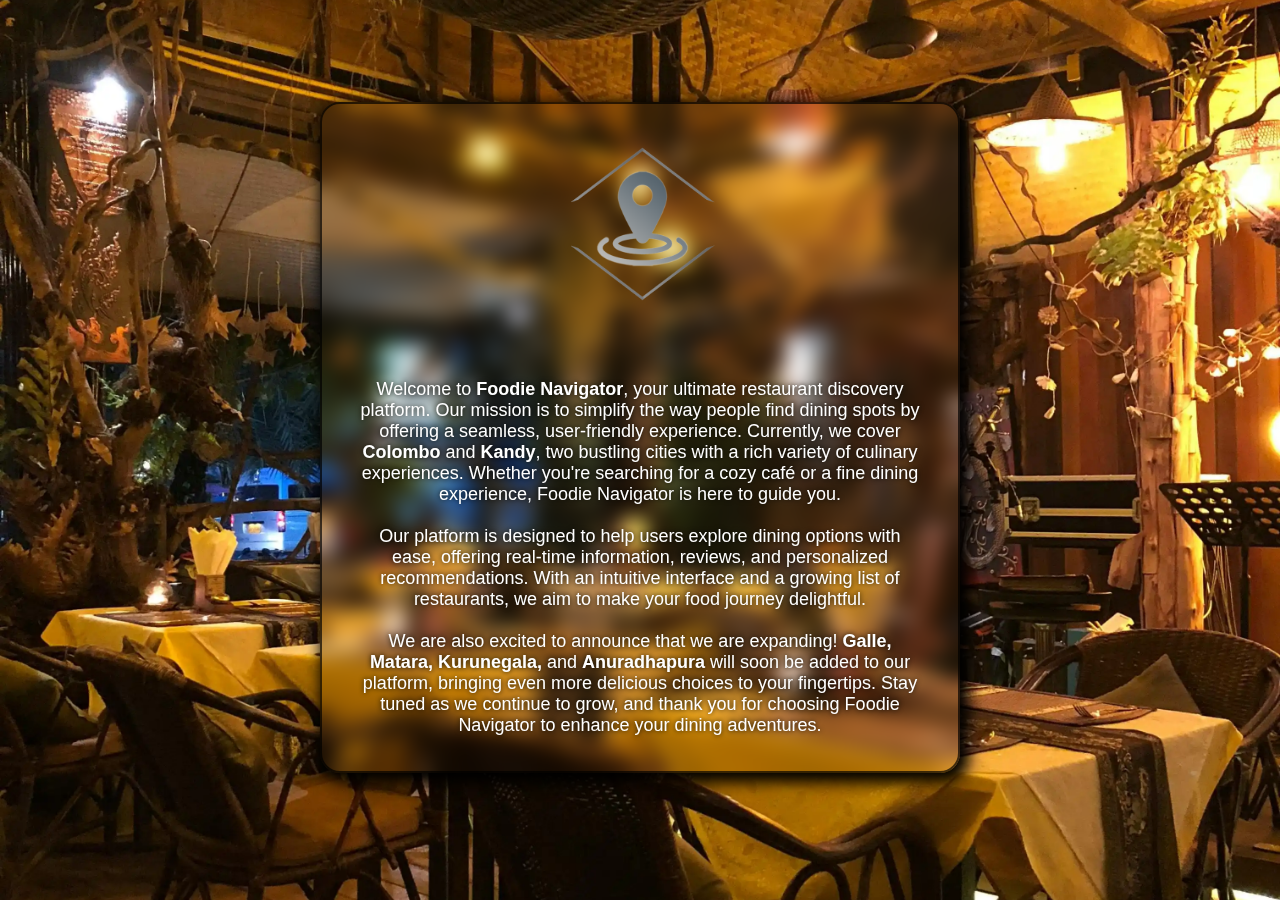
<file: Project/about-us.html>
<!DOCTYPE html>
<html lang="en">
  <head>
    <meta charset="UTF-8" />
    <meta name="viewport" content="width=device-width, initial-scale=1.0" />
    <title>About Us</title>
    <link rel="icon" type="image/x-icon" href="images/favicon.ico">
    <link rel="stylesheet" href="style.css" />
    <link
      rel="stylesheet"
      href="https://cdnjs.cloudflare.com/ajax/libs/font-awesome/6.0.0/css/all.min.css"
    />
  </head>
  <body class="background">
    <div class="container-forms">
      <div class="image-container">
        <img src="images/logo1.png" alt="Logo" />
      </div>

      <div class="about-text">
        <p>Welcome to <b>Foodie Navigator</b>, your ultimate restaurant discovery platform. Our mission is to simplify the way people find dining spots by offering a seamless, user-friendly experience. Currently, we cover <b>Colombo</b> and <b>Kandy</b>, 
          two bustling cities with a rich variety of culinary experiences. Whether you're searching for a cozy café or a fine dining experience, Foodie Navigator is here to guide you.</p>
          <br>
        <p> Our platform is designed to help users explore dining options with ease, offering real-time information, reviews, and personalized recommendations. 
          With an intuitive interface and a growing list of restaurants, we aim to make your food journey delightful.</p>
          <br>
         <p> We are also excited to announce that we are expanding! <b>Galle, Matara, Kurunegala,</b> and <b>Anuradhapura</b>
           will soon be added to our platform, bringing even more delicious choices to your fingertips.
           Stay tuned as we continue to grow, and thank you for choosing Foodie Navigator to enhance your dining adventures.</p>
      </div>
    </div>
  </body>
</html>
</file>
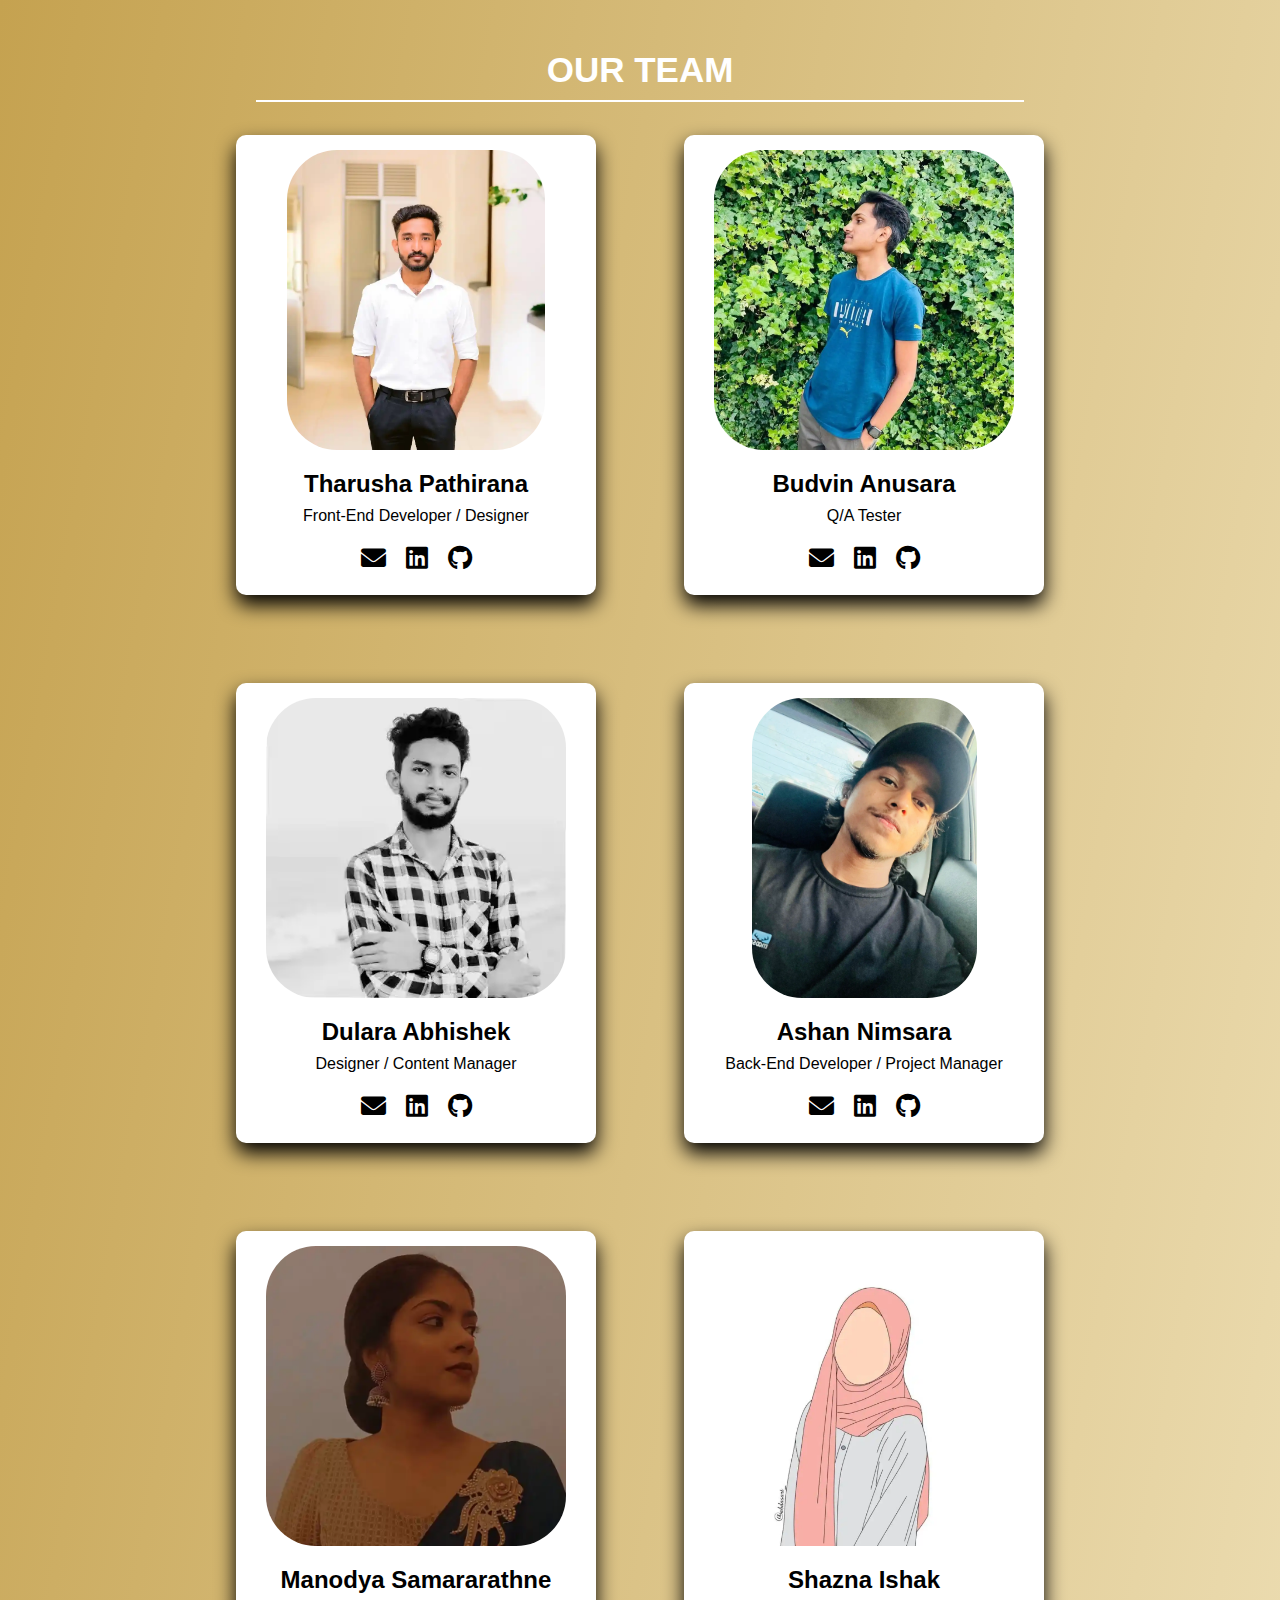
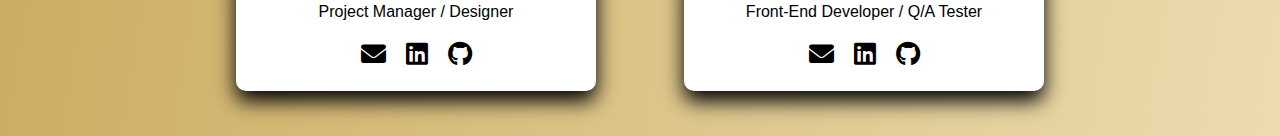
<file: Project/team.html>
<!DOCTYPE html>
<html lang="en">
  <head>
    <meta charset="UTF-8" />
    <meta name="viewport" content="width=device-width, initial-scale=1" />
    <title>Our Team</title>
    <link rel="icon" type="image/x-icon" href="images/favicon.ico" />
    <link rel="stylesheet" href="style.css" />
    <link
      rel="stylesheet"
      href="https://cdnjs.cloudflare.com/ajax/libs/font-awesome/6.0.0/css/all.min.css"
    />
  </head>
  <body>
    <p class="team-text">OUR TEAM</p>
    <hr class="team-hr" />

    <div class="team-root-body">
      <div id="root">
        <div class="box">
          <div class="team-img">
            <div class="team-img-div">
              <img src="images/team/Tharusha.webp" alt="Tharusha" />
            </div>
            <div class="bottom">
              <h2>Tharusha Pathirana</h2>
              <p class="title">Front-End Developer / Designer</p>
              <div class="team-icons">
                <a href="mailto:thanushanga@gmail.com"
                  ><i class="fa-solid fa-envelope" style="margin: 5px"></i
                ></a>
                <a
                  href="https://www.linkedin.com/in/tharusha-pathirana-632716249"
                  target="_blank"
                  ><i class="fa-brands fa-linkedin" style="margin: 5px"></i
                ></a>
                <a href="https://github.com/DusB70" target="_blank"
                  ><i class="fa-brands fa-github" style="margin: 5px"></i
                ></a>
              </div>
            </div>
          </div>
        </div>

        <div class="box">
          <div class="team-img">
            <div class="team-img-div">
              <img src="images/team/buda 1.webp" alt="Budvin" />
            </div>
            <div class="bottom">
              <h2>Budvin Anusara</h2>
              <p class="title">Q/A Tester</p>
              <div class="team-icons">
                <a href="mailto:Budvinanusara@gmail.com"
                  ><i class="fa-solid fa-envelope" style="margin: 5px"></i
                ></a>
                <a
                  href="https://www.linkedin.com/in/budvin-anusara-313b23331?utm_source=share&utm_campaign=share_via&utm_content=profile&utm_medium=android_app"
                  target="_blank"
                  ><i class="fa-brands fa-linkedin" style="margin: 5px"></i
                ></a>
                <a href="https://github.com/Budvinanusara" target="_blank"
                  ><i class="fa-brands fa-github" style="margin: 5px"></i
                ></a>
              </div>
            </div>
          </div>
        </div>

        <div class="box">
          <div class="team-img">
            <div class="team-img-div">
              <img src="images/team/dulara.webp" alt="Dulara" />
            </div>
            <div class="bottom">
              <h2>Dulara Abhishek</h2>
              <p class="title">Designer / Content Manager</p>
              <div class="team-icons">
                <a href="mailto:dularaabhishek91@gmail.com"
                  ><i class="fa-solid fa-envelope" style="margin: 5px"></i
                ></a>
                <a
                  href="https://www.linkedin.com/in/dulara-abhishek-405365137/?trk=public-profile-join-page"
                  target="_blank"
                  ><i class="fa-brands fa-linkedin" style="margin: 5px"></i
                ></a>
                <a href="https://github.com/abhishek-dulara" target="_blank"
                  ><i class="fa-brands fa-github" style="margin: 5px"></i
                ></a>
              </div>
            </div>
          </div>
        </div>

        <div class="box">
          <div class="team-img">
            <div class="team-img-div">
              <img src="images/team/nima.webp" alt="Nimsara" />
            </div>
            <div class="bottom">
              <h2>Ashan Nimsara</h2>
              <p class="title">Back-End Developer / Project Manager</p>
              <div class="team-icons">
                <a href="mailto:ashannimsara1234@gmail.com"
                  ><i class="fa-solid fa-envelope" style="margin: 5px"></i
                ></a>
                <a
                  href="https://www.linkedin.com/in/ashan-nimsara-753a4a289?utm_source=share&utm_campaign=share_via&utm_content=profile&utm_medium=ios_app"
                  target="_blank"
                  ><i class="fa-brands fa-linkedin" style="margin: 5px"></i
                ></a>
                <a href="https://github.com/nimaa5867" target="_blank"
                  ><i class="fa-brands fa-github" style="margin: 5px"></i
                ></a>
              </div>
            </div>
          </div>
        </div>

        <div class="box">
          <div class="team-img">
            <div class="team-img-div">
              <img src="images/team/manodya.webp" alt="Manodya" />
            </div>
            <div class="bottom">
              <h2>Manodya Samararathne</h2>
              <p class="title">Project Manager / Designer</p>
              <div class="team-icons">
                <a href="manodyasamararathne@gmail.com"
                  ><i class="fa-solid fa-envelope" style="margin: 5px"></i
                ></a>
                <a
                  href="https://www.linkedin.com/in/manodya-samararathne-25296b331?utm_source=share&utm_campaign=share_via&utm_content=profile&utm_medium=android_app"
                  target="_blank"
                  ><i class="fa-brands fa-linkedin" style="margin: 5px"></i
                ></a>
                <a href="https://github.com/ManodyaSamararathne" target="_blank"
                  ><i class="fa-brands fa-github" style="margin: 5px"></i
                ></a>
              </div>
            </div>
          </div>
        </div>

        <div class="box">
          <div class="team-img">
            <div class="team-img-div">
              <img src="images/team/shazna.webp" alt="Shazna" />
            </div>
            <div class="bottom">
              <h2>Shazna Ishak</h2>
              <p class="title">Front-End Developer / Q/A Tester</p>
              <div class="team-icons">
                <a href="mailto:shaznaishak10@gmail.com"
                  ><i class="fa-solid fa-envelope" style="margin: 5px"></i
                ></a>
                <a
                  href="https://lk.linkedin.com/in/shazna-ishak-629a38328"
                  target="_blank"
                  ><i class="fa-brands fa-linkedin" style="margin: 5px"></i
                ></a>
                <a href="https://github.com/shaznaishak1" target="_blank"
                  ><i class="fa-brands fa-github" style="margin: 5px"></i
                ></a>
              </div>
            </div>
          </div>
        </div>
      </div>
    </div>
  </body>
</html>
</file>
<file: Project/style.css>
@import url("https://fonts.googleapis.com/css?family=Poppins:400,500,600,700&display=swap");
@import url("https://fonts.googleapis.com/css2?family=Playwrite+PL:wght@100..400&display=swap");
html,
body {
  background-image: linear-gradient(100deg, #c5a250, #ebdbaf);
  min-height: 100vh;
}
/* CSS RESET STARTS */
* {
  margin: 0;
  padding: 0;
  box-sizing: border-box;
  font-family: Verdana, Geneva, Tahoma, sans-serif;
}
a {
  text-decoration: none;
  color: white;
}
a:visited {
  color: inherit;
}
li {
  list-style: none;
}
/* CSS RESET ENDS */

/* HEADER STARTS */
header {
  position: fixed;
  top: 0;
  z-index: 2;
  width: 100%;
}
header .navbar {
  display: flex;
  justify-content: space-between;
  align-items: center;
  padding: 15px;
  backdrop-filter: blur(3px);
  color: white;
}
header .logo {
  color: white;
  padding-left: 10px;
  font-weight: bold;
  height: 50px;
  width: 100px;
  object-fit: contain;
  margin-top: 5px;
}
header .navbar ul {
  display: flex;
  margin-left: 20px;
}
header .nav ul li {
  line-height: 80px;
}
header .navbar ul li a {
  color: white;
  margin: 10px;
  font-size: 17px;
  padding: 7px 13px;
  font-weight: 900;
  position: relative;
  transition: background 0.3s ease-in;
}
header .navbar ul li a:before {
  content: "";
  position: absolute;
  bottom: 0;
  left: 0;
  width: 100%;
  height: 3px;
  background: #e1ab2e;
  transform: scaleX(0);
  transition: transform 0.5s ease;
  transform-origin: right;
}
header .navbar ul li a:hover:before {
  transform: scaleX(1);
  transform-origin: left;
}
header .navbar ul li a.active:before {
  transform: scaleX(1);
  transform-origin: left;
}
header .menu-icon {
  display: none;
  cursor: pointer;
  font-size: 1.5em;
}
.side-menu {
  display: none;
}
.fa-bars,
fas {
  font-size: 30px;
  margin-top: 10px;
}
/* HEADER ENDS */

/* FOOTER STARTS */
footer {
  background-color: #b69852;
  color: aliceblue;
  font-family: Verdana, Geneva, Tahoma, sans-serif;
  height: 30vh;
}
.footer-container {
  display: flex;
  flex-direction: column;
  flex-wrap: wrap;
  justify-content: space-around;
  align-items: center;
  padding: 20px;
  max-width: 100%;
}
.footer-section {
  flex: 1 1;
  margin-top: 10px;
  width: 100%;
  text-align: center;
}
.footer-section h3 {
  margin-bottom: 10px;
  align-items: center;
  justify-content: center;
}
.footer-section ul {
  list-style-type: none;
  display: flex;
  justify-content: center;
  align-items: center;
  margin: 10px;
  padding: 0;
}
.footer-section ul li {
  margin: 5px;
}
.footer-section ul li a {
  text-decoration: none;
  color: aliceblue;
  flex-direction: row;
}
.footer-section ul li a:hover,
.social-icons a:hover {
  opacity: 0.6;
  transition: all 0.5s ease;
}
.social-icons a {
  color: aliceblue;
  margin: 10px;
  font-size: 25px;
  justify-content: center;
  align-items: center;
}
.footer-bottom {
  text-align: center;
  padding: 10px;
  border-top: 1px solid #f8f8f8;
  margin-top: 20px;
}
/* FOOTER ENDS */

/* LANDING PAGE STARTS */
.landing-background {
  position: relative;
  width: 100%;
  min-height: 100vh;
  background-color: black;
}
.landing-background::before {
  content: "";
  position: absolute;
  inset: 0;
  opacity: 0.5;
  background: url("images/background/back4.webp") no-repeat;
}

/* MAIN CONTENT OF THE PAGE STARTS */
main {
  display: flex;
  flex-direction: column;
  justify-content: center;
  gap: 1rem;
  position: relative;
}
.index-textcard {
  margin: 0 10%;
  display: flex;
  color: white;
  text-shadow: 0px 0px 5px rgb(185, 161, 9);
  align-items: center;
  margin-top: 20%;
}
.typewriter h1 {
  color: #fff;
  font-family: Arial, Helvetica, sans-serif;
  font-weight: 900;
  font-size: 30px;
  overflow: hidden;
  border-right: 0.15em solid orange;
  white-space: nowrap; /* Keeps the content on a single line */
  margin: 0 auto;
  letter-spacing: 0.1em;
  animation: typing 6s steps(30, end), blink-caret 0.5s step-end infinite;
  backdrop-filter: blur(2px);
}

/* THE TYPING EFFECT */
@keyframes typing {
  from {
    width: 0;
  }
  to {
    width: 100%;
  }
}

/* THE TYPEWRITER CURSOR EFFECT */
@keyframes blink-caret {
  from,
  to {
    border-color: transparent;
  }
  50% {
    border-color: orange;
  }
}

.index-textcardinfo {
  margin: 0 10%;
  color: aliceblue;
  font-family: system-ui, -apple-system, BlinkMacSystemFont, "Segoe UI", Roboto,
    Oxygen, Ubuntu, Cantarell, "Open Sans", "Helvetica Neue", sans-serif;
  font-size: 20px;
  font-weight: 700;
  align-items: center;
  text-shadow: 0px 0px 5px rgb(170, 161, 105);
}

.responsive-btns {
  position: absolute;
  left: 50%;
  transform: translate(-50%, -50%);
  display: none;
  background-color: transparent;

  a {
    display: inline-block;
    color: #fff;
    background-color: #eea702b2;
    padding: 15px;
    width: 100px;
    text-align: center;
    border: 1px solid#dac528e5;
    border-radius: 80px;
  }
}

/* LINE UP EFFECT */
.line {
  width: 100%;
  height: fit-content;
  overflow: hidden;
  padding: 0;
  margin-bottom: 16px;
}
.lineUp1,
.lineUp2,
.lineUp3 {
  width: fit-content;
  font-size: 20px;
  margin-bottom: 10px;
  animation: 3s anim-lineUp ease-out;
  backdrop-filter: blur(2px);
}
.lineUp2,
.lineUp3 {
  opacity: 0;
  animation-fill-mode: forwards;
}
.lineUp2 {
  animation-delay: 2s;
}
.lineUp3 {
  animation-delay: 4s;
}

@keyframes anim-lineUp {
  0% {
    opacity: 0;
    transform: translateY(80%);
  }
  20% {
    opacity: 0;
  }
  50% {
    opacity: 1;
    transform: translateY(0%);
  }
  100% {
    opacity: 1;
    transform: translateY(0%);
  }
}
.index-button {
  display: none;
}
/* MAIN CONTENT OF THE PAGE ENDS */
/* LANDING PAGE ENDS */

/* lOGIN PAGE STARTS */
.background {
  display: flex;
  flex-direction: column;
  background-color: black;
  background-image: url("images/background/formback.webp");
  background-position: center;
  background-size: cover;
  background-repeat: no-repeat;
  background-attachment: fixed;
}

.container-forms {
  display: flex;
  flex-direction: column;
  justify-content: center;
  align-items: center;
  margin: 8% auto;
  background: transparent;
  backdrop-filter: blur(10px);
  border: solid 2px rgba(0, 0, 0, 0.679);
  border-radius: 20px;
  width: 50vw;
  min-height: fit-content;
  text-align: center;
  padding: 10px;
  transition: 0.5s;
  box-shadow: 5px 5px 15px 5px black;
}
.container-forms:hover {
  box-shadow: 5px 5px 10px 3px black;
}
.container-forms img {
  border-radius: 8px;
  width: 10%;
  height: auto;
}
.login-button {
  background-color: #eea702b2;
  color: white;
  border: 1px solid#dac528e5;
  border-radius: 80px;
  margin-top: 10px;
  width: fit-content;
  padding: 7px 20px;
  text-align: center;
  font-size: 16px;
  transition: 0.5s;
  gap: 10px;
}
.login-button:hover {
  background-color: #eea702e1;
  box-shadow: 5px 5px 15px 1px black;
}
.form-text {
  margin: 5% 0;
  color: white;
  font-size: 15px;
}
.form-text a {
  font-weight: 600;
}
.form-text a:hover {
  opacity: 0.7;
  transition: all 0.3s ease;
}
.login-text {
  padding: 20px;
  color: aliceblue;
  font-size: 19px;
  font-weight: 700;
}
.text-space {
  border: 1px solid#dac528e5;
  border-radius: 18px;
  width: 60%;
  color: rgb(0, 0, 0);
  padding: 10px;
  transition: 0.5s;
  margin-bottom: 2%;
  background-color: #eea702b2;
  font-weight: 800;
  transition: 0.5s;
}
input[type="number"]::-webkit-outer-spin-button,
input[type="number"]::-webkit-inner-spin-button {
  -webkit-appearance: none;
  margin: 0;
}

.text-space:hover {
  box-shadow: 5px 5px 15px 5px black;
}
/* LOGIN PAGE ENDS */

/* SIGN IN PAGE STARTS */
/* SIGN IN PAGE ENDS */

/* HOME PAGE STARTS */
.home-background {
  position: relative;
  width: 100%;
  height: 100vh;
  background-color: black;
}

.home-background::before {
  opacity: 0.5;
  content: "";
  position: absolute;
  top: 0;
  right: 0;
  height: 100vh;
  width: 100vw;
  background-size: cover;
  background-repeat: no-repeat;
  animation: changeBackground 20s infinite;
}

@keyframes changeBackground {
  0% {
    background-image: url("images/background/1.webp");
  }
  30% {
    background-image: url("images/background/11.webp");
  }
  60% {
    background-image: url("images/background/111.webp");
  }
  90% {
    background-image: url("images/background/back4.webp");
  }
  100% {
    background-image: url("images/background/111.webp");
  }
}
.h4 {
  margin: 0 25%;
  color: aliceblue;
  font-family: system-ui, -apple-system, BlinkMacSystemFont, "Segoe UI", Roboto,
    Oxygen, Ubuntu, Cantarell, "Open Sans", "Helvetica Neue", sans-serif;
  font-size: 20px;
  font-weight: 700;
  top: 40%;
  position: absolute;
}
/* HOME PAGE ENDS */

/* AREA PAGE STARTS */
.areacontainer {
  margin-top: 4%;
  display: flex;
  flex-direction: column;
}
.areacontainer-card h2,
.disabled-areacontainer-card h2 {
  font-size: 20px;
  color: orangered;
}
.areacontainer-card,
.disabled-areacontainer-card {
  height: auto;
  width: auto;
  margin: 0 5%;
  background-color: aliceblue;
  padding: 10px;
  border-radius: 10px;
  display: block;
  margin-bottom: 20px;
  transition: all 0.3s;
}
.areacontainer-card:hover,
.disabled-areacontainer-card:hover {
  padding: 15px;
  box-shadow: 0 10px 20px rgba(0, 0, 0);
  /*box-shadow: 0 20px 40px rgba(255, 255, 255, 0.5);*/
}
.disabled-areacontainer-card {
  cursor: not-allowed;
}
.areanotice {
  text-align: center;
  color: crimson;
  font-size: 20px;
  font-weight: bolder;
}
.mapimg {
  width: 23%;
  margin-top: 7%;
  margin-left: auto;
  margin-right: auto;
  display: block;
}
/* AREA PAGE ENDS */

/* PROFILE PAGE STARTS */
.marginbot {
  margin-bottom: 20px;
}
/* PROFILE PAGE ENDS */

/* ALERT */
.alert {
  display: flex;
  justify-content: center;
  align-items: center;
  flex-direction: column;
  color: red;
  background-color: rgba(255, 177, 177, 0.732);
  font-weight: 500;
  border: 1px solid red;
  border-radius: 15px;
  margin: 5% 15%;
  padding: 15px;
  gap: 20px;
}
.alert-success {
  color: rgba(8, 123, 27, 0.726);
  background-color: rgba(183, 255, 177, 0.608);
  border: 1px solid green;
}
.alignleft {
  text-align: left;
  margin: 5%;
}
.output-space {
  border-radius: 15px;
  width: fit-content;
  font-size: 15px;
  padding: 7px;
  transition: 0.5s;
  margin-bottom: 20px;
  font-weight: 800;
  background: linear-gradient(145deg, #c4921e, #e4ca80);
  margin-left: auto;
  text-align: left;
}

/* FILTER PAGE STARTS */
.container {
  display: flex;
  align-items: center;
  justify-content: space-between;
}
.sidebar {
  width: 25%;
  border: 1px solid #eee;
  border-radius: 3px;
  padding: 15px;
  height: 92vh;
  box-shadow: 0px 0px 3px gray;
  display: flex;
  flex-direction: column;
  justify-content: space-between;
}
.fa-circle {
  color: orangered;
}
.searchBar {
  width: 60%;
  background-color: #eee;
  border-radius: 8px;
  padding: 9px;
  display: flex;
  align-items: center;
  justify-content: space-between;
  position: fixed;
  margin-top: 100px;
  input {
    width: 100%;
  }
}
.sidebody {
  margin-left: 20%;
  margin-right: 20%;
  height: 50px;
}
input {
  border: none;
  outline: none;
  background: none;
}

.data {
  width: 73%;
  border-radius: 3px;
  height: 92vh;
  overflow-y: auto;
}
.top {
  height: 60px;
  border-radius: 3px;
  background-color: #eee;
  display: flex;
  align-items: center;
  justify-content: space-between;
  padding: 15px;
}
.header {
  height: 200px;
  border-radius: 3px;
  background-color: #333;
  margin: 3vh 0px;
  padding: 15px;
  display: flex;
  align-items: center;
  justify-content: center;
}
.header p {
  font-size: 40px;
  font-weight: bold;
  color: white;
}
.root-body {
  margin-top: 8%;
  margin-bottom: 2%;
  min-height: 80vh;
}
#root {
  width: 100%;
  display: grid;
  grid-template-columns: repeat(auto-fit, minmax(300px, 400px));
  justify-content: center;
  gap: 3rem;
}
.box {
  display: flex;
  flex-direction: column;
  align-items: center;
  justify-content: space-between;
  padding: 15px;
  background-color: rgb(255, 255, 255);
  border-radius: 10px;
  transition: 0.7s;
  box-shadow: 0 10px 20px rgba(0, 0, 0);
  margin: 5%;
  min-height: fit-content;
}

.box-image img {
  height: 300px;
  width: 100%;
  border-radius: 10px;
  object-fit: cover;
}
.box:hover {
  /* box-shadow: 0 20px 40px rgba(255, 255, 255, 0.5); */
  box-shadow: 0 8px 16px 0 rgba(0, 0, 0, 0.2);
  background-color: rgb(252, 245, 217);
}
/*no matching category*/
#box1 {
  display: flex;
  flex-direction: column;
  align-items: center;
  justify-content: space-between;
  border-radius: 5px;
  padding: 0px;
  background-color: rgb(255, 138, 138);
  border-radius: 10px;
  transition: 0.7s;
  color: aliceblue;
  line-height: 2.8;
  margin: 30px 5%;
}
.img-box {
  width: 100%;
  height: 176px;
  display: flex;
  align-items: center;
  justify-content: center;
}
.price {
  font-weight: 200;
  margin-top: 8px;
}
.bottom {
  margin-top: 20px;
  width: 100%;
  text-align: center;
  display: flex;
  flex-direction: column;
  align-items: center;
  justify-content: space-between;
  min-height: 110px;
}
/* FILTER PAGE ENDS */

/* RESERVE PAGE STARTS */
iframe {
  margin-top: 20px;
  border-radius: 15px;
}
.reserve-background {
  position: relative;
  width: 100%;
  height: auto;
  min-height: 100vh;
  background: black;
}

.reserve-background::before {
  opacity: 0.5;
  content: "";
  position: absolute;
  top: 0;
  right: 0;
  height: 100vh;
  width: 100vw;
  background-size: cover;
  background-repeat: repeat;
  /* animation: changeBackgroundReserve 12s ease-in infinite; */
}
.resname {
  text-transform: uppercase;
  color: white;
  font-weight: 900;
  text-align: center;
  font-size: 35px;
  margin-bottom: 20px;
  padding-top: 100px;
}
.carousel {
  position: relative;
  width: 80%;
  max-width: 900px;
  overflow: hidden;
  border-radius: 10px;
  margin: 0 auto;
}
.carousel-inner {
  display: flex;
  transition: transform 0.5s ease;
}
.carousel-item {
  min-width: 100%;
  max-height: 400px;
  object-fit: cover;
}
.prev,
.next {
  position: absolute;
  top: 50%;
  transform: translateY(-50%);
  background-color: rgba(0, 0, 0, 0.5);
  color: white;
  border: none;
  padding: 10px;
  cursor: pointer;
  font-size: 24px;
  z-index: 1;
}
.prev {
  left: 10px;
}
.next {
  right: 10px;
}
.card-container {
  display: flex;
  flex-direction: row;
  justify-content: center;
  gap: 20px;
  margin-top: 30px;
  margin-bottom: 50px;
  width: fit-content;
}
.card1 {
  position: relative;
  background-color: rgb(182, 152, 82);
  border: 1px solid rgb(248, 247, 245);
  border-radius: 10px;
  padding: 20px;
  width: fit-content;
  height: auto;
  margin: auto 30px;
}

.card2 {
  position: relative;
  background-color: rgb(182, 152, 82);
  border: 1px solid rgb(248, 247, 245);
  border-radius: 10px;
  padding: 20px;
  width: fit-content;
  margin: auto 30px;
  text-align: center;
}

.intercard2 {
  text-align: left;
  padding: 20px;
}

.incardtitle {
  font-size: 15px;
  color: rgb(0, 0, 0);
}

/*suggesion card*/
.callout {
  position: relative;
  margin: 3% 10%;
  width: auto;
  border-radius: 10px;
}

.callout-header {
  padding: 10px;
  background-color: #483920;
  font-size: 20px;
  color: white;
}

.callout-container {
  padding: 15px;
  color: black;
  background-color: #b69852;
  border-radius: 10px;
  font-weight: 600;
}

.callout-container-card {
  position: relative;
  height: auto;
  width: 100%;
  margin-top: 10px;
  color: black;
  border-radius: 10px;
  background-color: aliceblue;
  font-family: system-ui, -apple-system, BlinkMacSystemFont, "Segoe UI", Roboto,
    Oxygen, Ubuntu, Cantarell, "Open Sans", "Helvetica Neue", sans-serif;
  font-size: 20px;
  font-weight: 600;
  padding: 10px;
  transition: 0.6s;
}

.callout-container-card:hover {
  box-shadow: 4px 4px rgb(90, 90, 91);
}

#root-suggesion {
  width: 100%;
  display: grid;
  grid-template-columns: repeat(auto-fit, minmax(300px, 350px));
  justify-content: center;
  gap: 3rem;
}

.closebtn {
  position: absolute;
  top: 5px;
  right: 15px;
  color: white;
  font-size: 30px;
  cursor: pointer;
}

.closebtn:hover {
  color: lightgrey;
}
/* RESERVE PAGE ENDS */

/* OUR TEAM PAGE STARTS */
.team-icons {
  display: flex;
  justify-content: center;
  align-items: center;
  margin: 5px;
  font-size: 25px;
  gap: 10px;
}
.team-icons a i {
  color: black;
}
.team-icons a:hover {
  opacity: 0.5;
  transition: all 0.3s ease;
}
.team-text {
  color: white;
  font-weight: 900;
  text-align: center;
  font-size: 35px;
  padding-top: 50px;
}
.team-hr {
  border: 1px solid white;
  width: 60%;
  margin: 10px auto;
}
.team-root-body {
  margin-top: 1%;
  margin-bottom: 2%;
}
.team-img img {
  max-width: 100%;
  height: 100%;
  border-radius: 50px;
  display: block;
  margin: auto;
}
.team-img-div {
  height: 300px;
  width: 300px;
  margin: auto;
}
/* OUR TEAM PAGE ENDS */

/* ABOUT US PAGE STARTS */
.image-container {
  text-align: center;
  padding: 10px;
  object-fit: contain;
}
.image-container img {
  width: 350px;
  height: 200px;
}
.about-text {
  margin-top: 1rem;
  text-align: center;
  color: white;
  padding: 25px;
  font-size: 18px;
  text-shadow: 0px 0px 5px rgb(12, 11, 1);
}
/* ABOUT US PAGE STARTS */

/* FOR SMALLER SCREENS */
@media only screen and (max-width: 768px) {
  /* HEADER STARTS */
  header .menu-icon {
    display: block;
    position: relative;
    z-index: 1;
  }
  header .navbar ul li {
    display: none;
  }
  .side-menu {
    display: flex;
    flex-direction: column;
    justify-content: center;
    align-items: center;
    position: absolute;
    top: 80px;
    left: -100%;
    width: 100%;
    height: 100vh;
    background-color: transparent;
    backdrop-filter: blur(20px);
    transition: all 0.5s ease-in;
  }
  .side-menu ul li {
    line-height: 40px;
    display: flex;
    justify-content: center;
    align-items: center;
  }
  .side-menu ul li a {
    color: white;
    background-color: #b6985253;
    margin: 10px;
    font-size: 17px;
    font-weight: 600;
    padding: 7px 13px;
    border: 1px solid#dac528e5;
    border-radius: 8px;
    font-family: "Segoe UI", Tahoma, Geneva, Verdana, sans-serif;
    transition: background 0.3s ease-in;
  }
  .side-menu ul li a:hover {
    background: #b69852a0;
    transition: 0.5s;
  }
  .side-menu ul li a.active {
    background: #e1ab2e9a;
  }
  .open {
    left: 0;
  }
  header .logo {
    height: 40px;
    width: 70px;
    margin-top: 5px;
  }
  /* HEADER ENDS */

  /* FOOTER STARTS */
  footer {
    height: 40vh;
    overflow: hidden;
  }
  .footer-container {
    padding-top: 0px;
  }
  .footer-section {
    margin-top: 5px;
  }
  .footer-section ul {
    flex-direction: column;
  }
  /* FOOTER ENDS */

  /*LANDING PAGE STARTS*/
  /* MAIN CONTENT OF THE PAGE STARTS */
  .index-textcard {
    justify-content: center;
    margin-top: 35%;
  }
  .index-textcardinfo {
    text-align: center;
  }
  .typewriter h1 {
    color: #fff;
    font-weight: 900;
    font-size: 25px;
    align-items: center;
  }

  .responsive-btns {
    display: flex;
    justify-content: center;
    align-items: center;
    gap: 10px;
    margin-top: 20px;

    a {
      font-size: 13px;
    }
  }
  .lineUp1,
  .lineUp2,
  .lineUp3 {
    font-size: 15px;
    width: 100%;
  }
  .index-button {
    display: inline;
  }
  /* MAIN CONTENT OF THE PAGE ENDS */
  /*LANDING PAGE ENDS*/

  /* LOG IN PAGE STARTS */
  .container-forms {
    width: 85vw;
    margin-top: 25%;
  }
  .text-space {
    width: 90%;
    font-size: 13px;
  }
  .login-button {
    font-size: 13px;
  }
  .login-text {
    font-size: 16px;
  }
  /* LOG IN PAGE ENDS */

  /*AREA PAGE STARTS*/
  .areacontainer {
    margin-top: 15%;
  }
  .mapimg {
    width: 50%;
    margin-top: 20%;
    margin-left: auto;
    margin-right: auto;
    display: block;
  }
  /*AREA PAGE ENDS*/

  /*FILTER PAGE STARTS*/
  .root-body {
    margin-top: 20%;
  }
  /*FILTER PAGE ENDS*/

  /* RESERVE PAGE STARTS */
  .card-container {
    flex-direction: column;
    justify-content: center;
    align-items: center;
    margin: 20px auto;
  }

  iframe {
    width: 90%;
  }

  div.scroll-container {
    margin-right: 2%;
    margin-left: 2%;
  }

  .callout {
    bottom: 35px;
    position: relative;
    margin-left: 10%;
    margin-right: 10%;
    margin-top: 15%;
    width: auto;
    height: auto;
  }

  .callout-container {
    padding: 10px;
  }
  /* RESERVE PAGE ENDS */

  /* RESET CODE PAGE STARTS */
  .alert {
    font-size: 12px;
  }
  /* RESET CODE PAGE ENDS */
}
</file>
